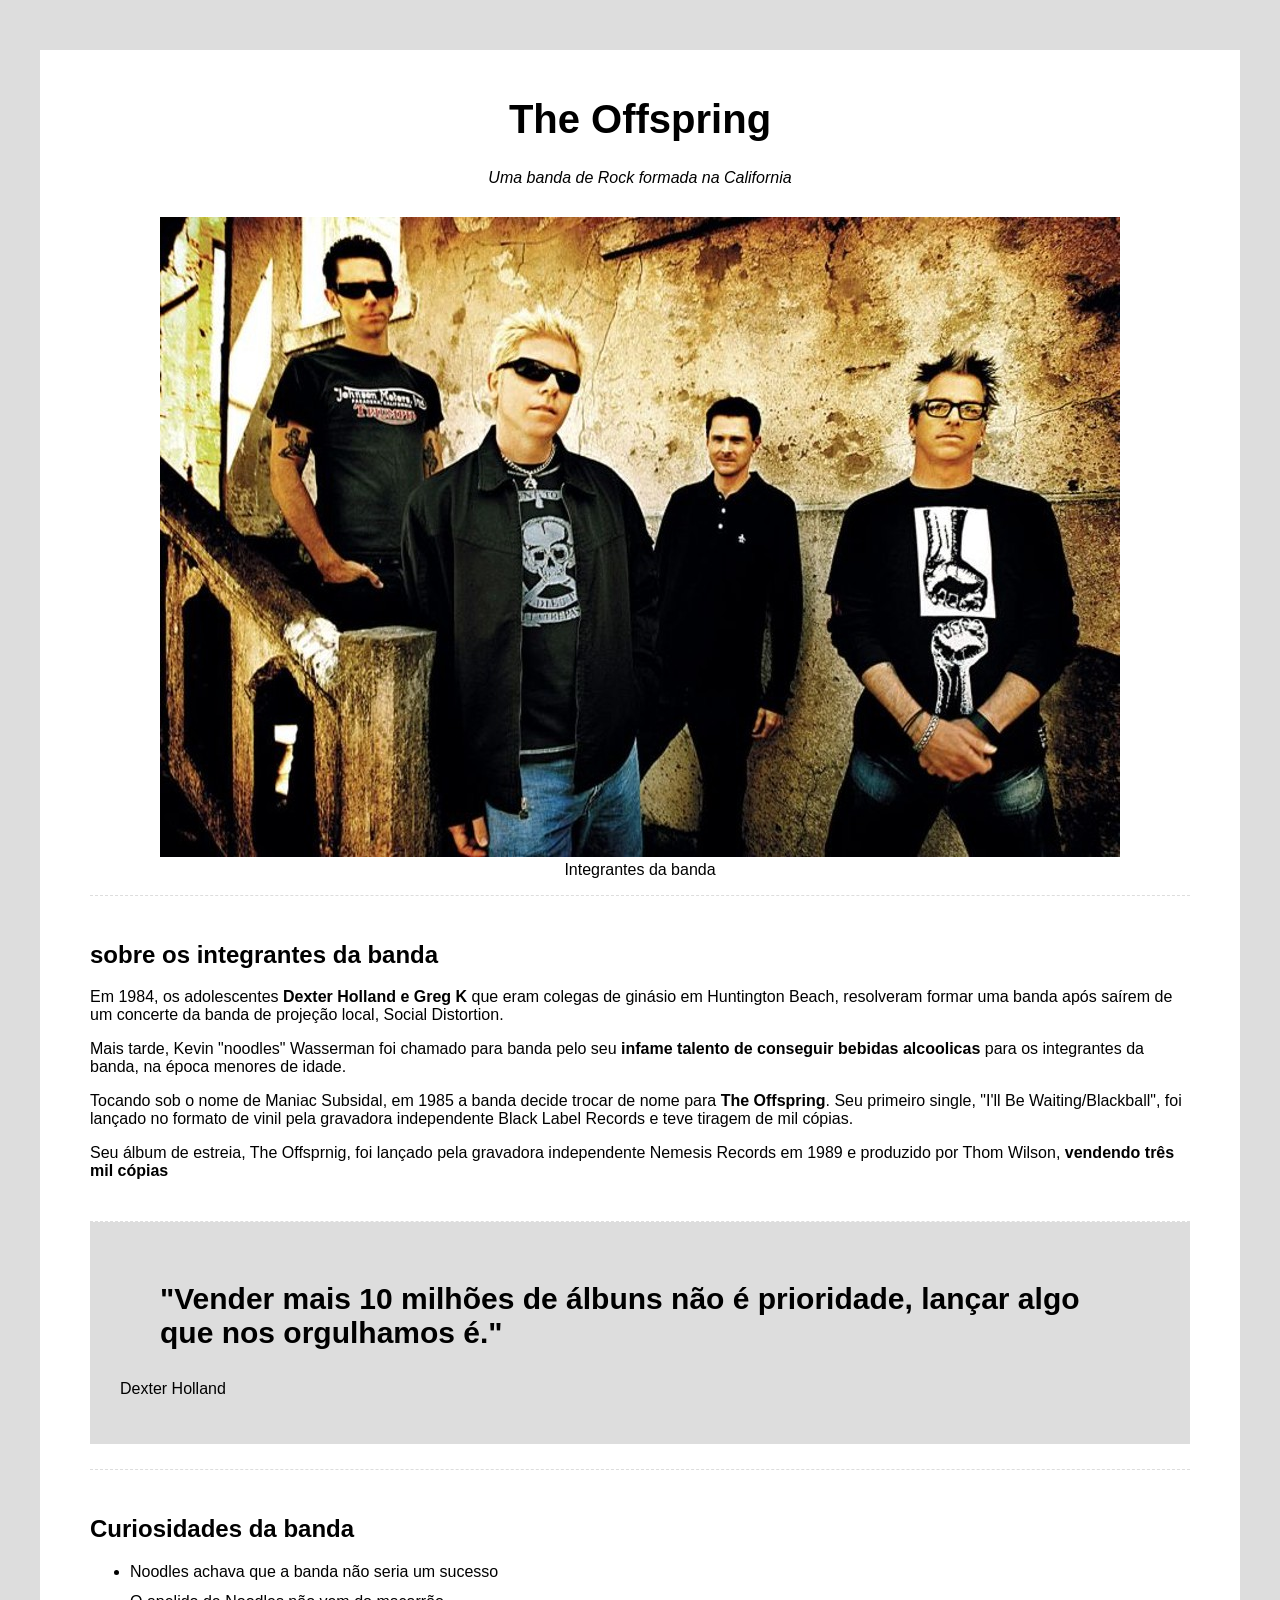
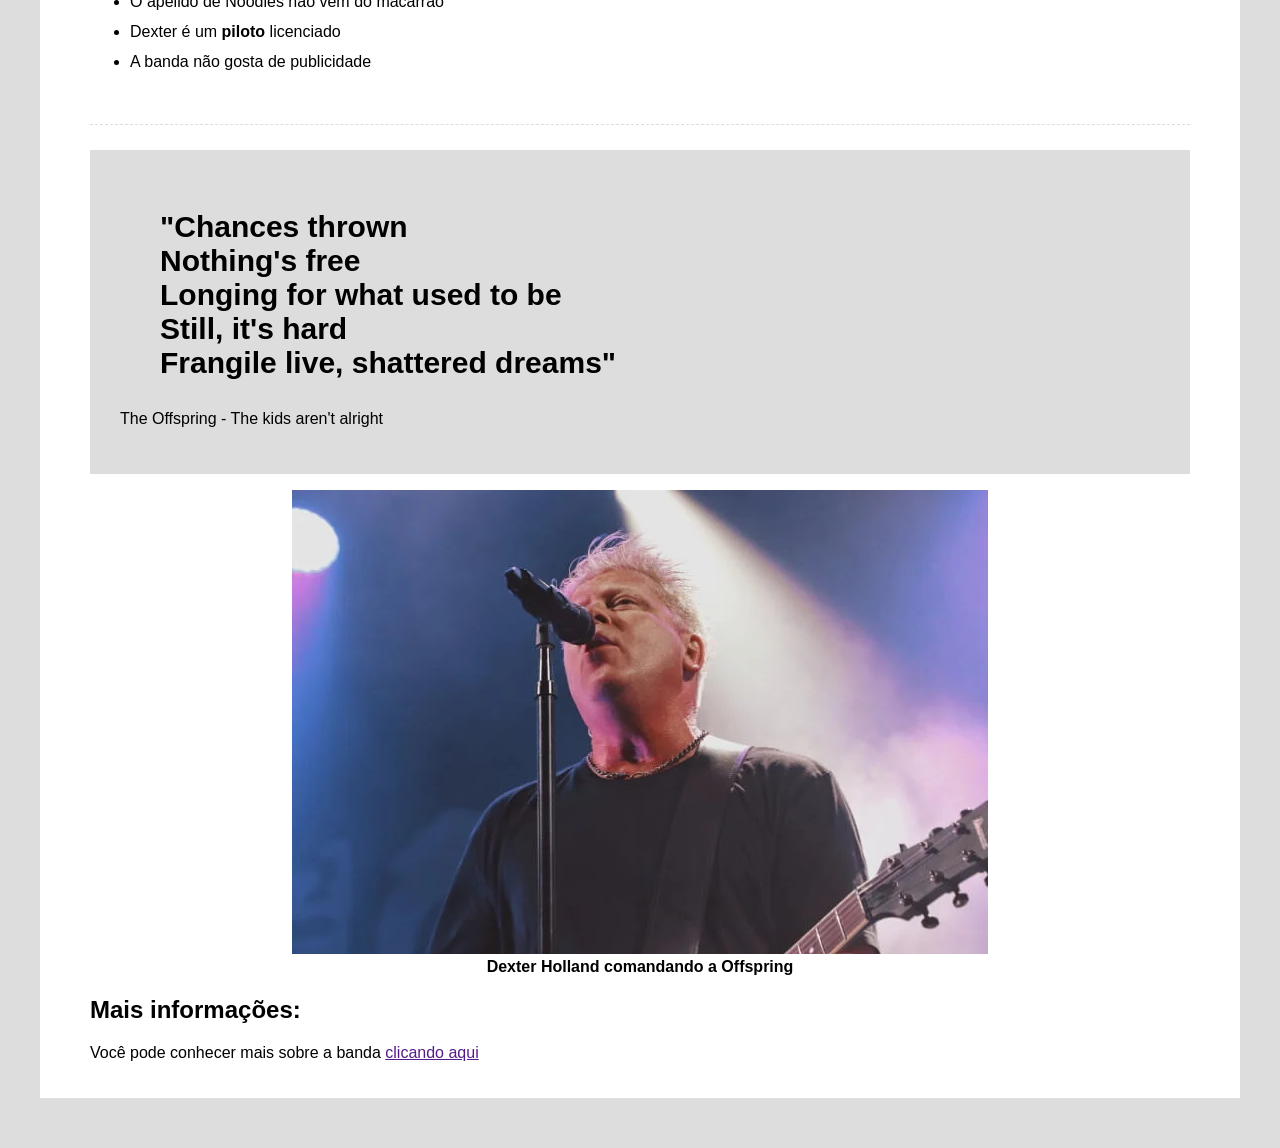
<file: 1º projeto, offspring/index.html>
<!DOCTYPE html>
<html lang="en">
<head>
    <meta charset="UTF-8">
    <meta name="viewport" content="width=device-width, initial-scale=1.0">
    <title>Pagina de tributo: The Offspring</title>
    <link rel="stylesheet" href="styles.css">
</head>
<body>
    <div class="container">
        <!-- cabeçalho -->
         <div class="header">
            <h1 class="main-title">The Offspring</h1>
            <p class="main-paragraph">Uma banda de Rock formada na California</p>
         </div>
         <!-- Imagem de destaque -->
        <div class="feature-image">
            <figure>
                <img src="img-offspring/offpring 1.jpg" alt="banda the offspring">
                <figcaption>Integrantes da banda</figcaption>
            </figure>
        </div>
    
    <!-- Biografia -->
    <div class="biography-container">
        <h2>sobre os integrantes da banda</h2>
        <p>
            Em 1984, os adolescentes
            <span class="bold">Dexter Holland e Greg K</span> que eram colegas
            de ginásio em Huntington Beach, resolveram formar uma banda após 
            saírem de um concerte da banda de projeção local, Social Distortion.
        </p>
        <p>Mais tarde, Kevin "noodles" Wasserman foi chamado para banda pelo seu 
            <span class="bold">infame talento de conseguir bebidas alcoolicas</span>
            para os integrantes da banda, na época menores de idade.
        </p>
        <p>
            Tocando sob o nome de Maniac Subsidal, em 1985 a banda decide trocar de
            nome para <span class="bold">The Offspring</span>. Seu primeiro single,
            "I'll Be Waiting/Blackball", foi lançado no formato de vinil pela gravadora
            independente Black Label Records e teve tiragem de mil cópias.
        </p>
        <p>
            Seu álbum de estreia, The Offsprnig, foi lançado pela gravadora independente
            Nemesis Records em 1989 e produzido por Thom Wilson, <span class="bold">vendendo três mil cópias</span>
        </p>
    </div>
    <!-- Container de citação -->
     <div class="quotes-container">
        <blockquote>
            "Vender mais 10 milhões de álbuns não é prioridade, lançar algo que
            nos orgulhamos é."
        </blockquote>
        <p>Dexter Holland</p>
    </div>
    <!-- Curiosidades -->
    <div class="curiosities-container">
        <h2>Curiosidades da banda</h2>
        <ul>
            <li>Noodles achava que a banda não seria um sucesso</li>
            <li>O apelido de Noodles não vem do macarrão</li>
            <li>Dexter é um <span class="bold">piloto</span> licenciado</li>
            <li>A banda não gosta de publicidade</li>
        </ul>
    </div>
    <!-- Segunda citação -->
     <div class="quotes-container">
        <blockquote>
            "Chances thrown <br />
            Nothing's free <br />
            Longing for what used to be <br />
            Still, it's hard <br />
            Frangile live, shattered dreams"
        </blockquote>
        <p>The Offspring - The kids aren't alright</p>
     </div>
     <!--Segunda imagem-->
     <div class="img-bold">
        <figure>
            <img src="img-offspring/offpring 3.webp" alt="The Offspring em um show">
            <figcaption>Dexter Holland comandando a Offspring</figcaption>
        </figure>
     </div>
     <!-- mais informações -->
      <div class="moreinfo-container">
        <h2>Mais informações:</h2>
        <p>Você pode conhecer mais sobre a banda <a href="">clicando aqui</a></p>
      </div>
    </div>
</body>
</html>
</file>
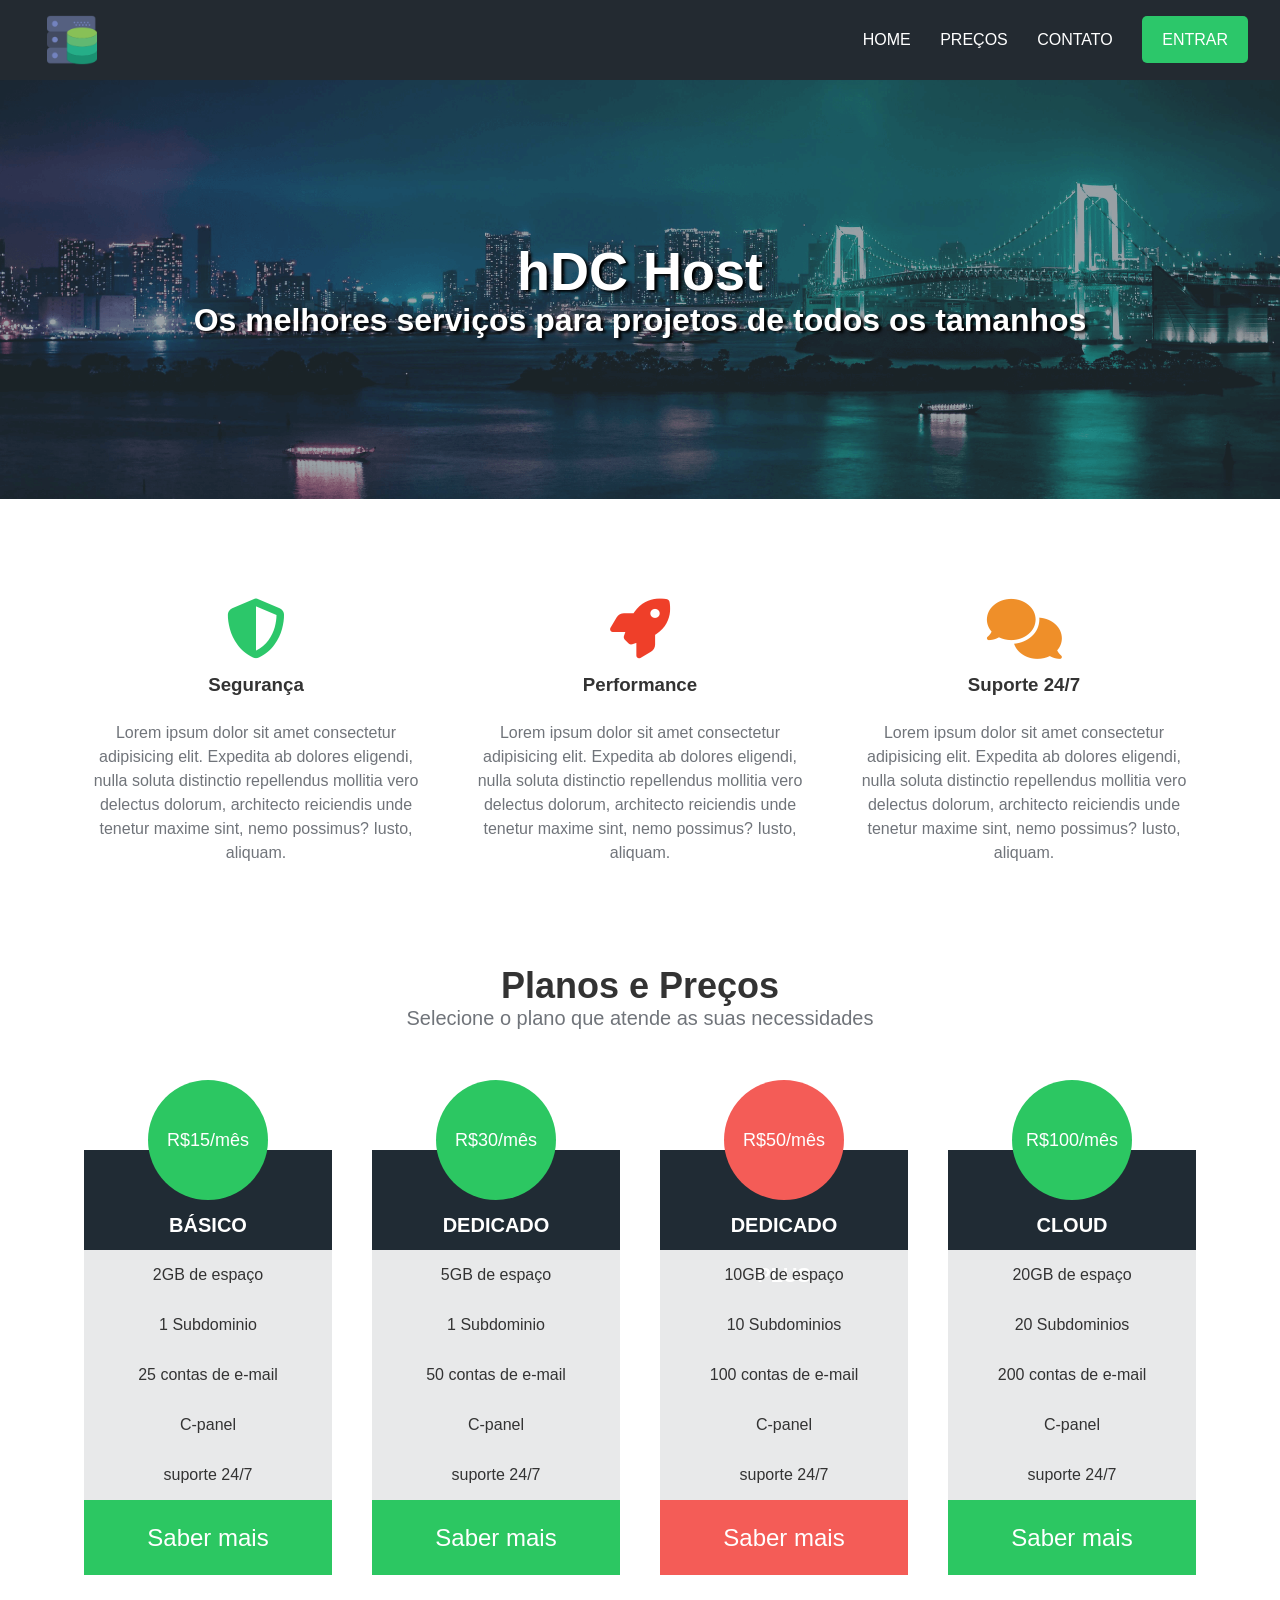
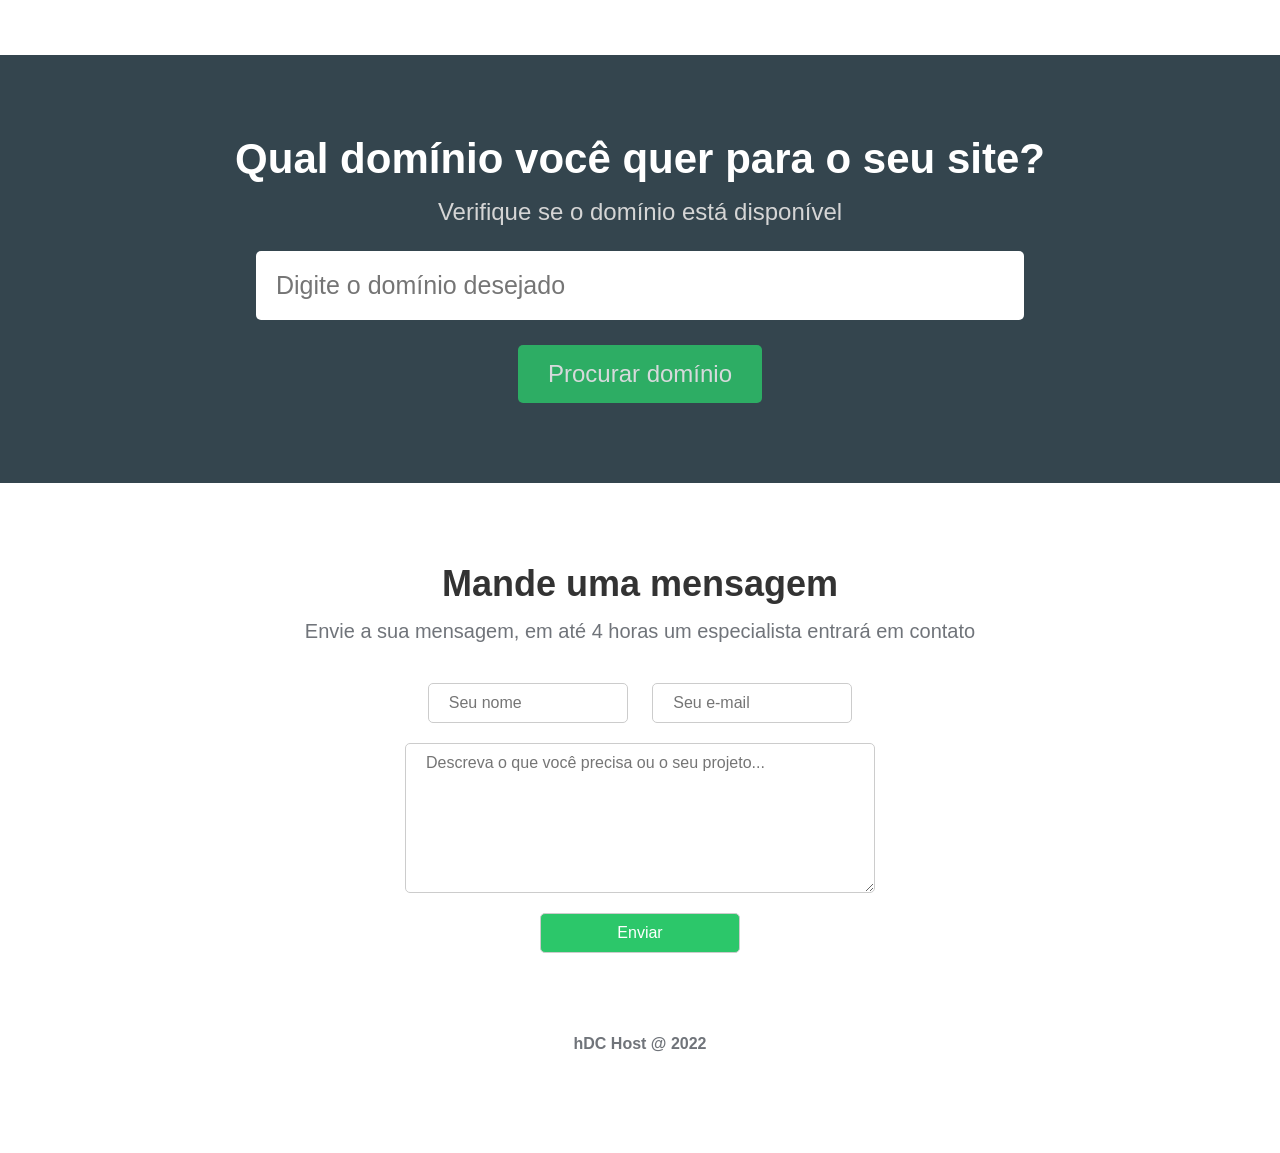
<file: 2º projeto HDChost/index.html>
<!DOCTYPE html>
<html lang="en">
<head>
    <meta charset="UTF-8">
    <meta name="viewport" content="width=device-width, initial-scale=1.0">
    <title>hDC Host</title>

    <!-- ícones -->
    <link rel="stylesheet" href="https://cdnjs.cloudflare.com/ajax/libs/font-awesome/6.7.2/css/all.min.css" integrity="sha512-Evv84Mr4kqVGRNSgIGL/F/aIDqQb7xQ2vcrdIwxfjThSH8CSR7PBEakCr51Ck+w+/U6swU2Im1vVX0SVk9ABhg==" crossorigin="anonymous" referrerpolicy="no-referrer" />

    <!-- Estilos -->
    <link rel="stylesheet" href="stylesHDChost.css">
</head>
<body>
    <div class="container">
        <div class="navbar-container">
            <nav>
                <a href="#">
                    <img src="img-hdc/hdchostlogo.png" alt="hDC Host" class="logo">
                </a>
                <ul class="navbar-itens">
                    <li>
                        <a href="#">Home</a>
                    </li>
                    <li>
                        <a href="#">Preços</a>
                    </li>
                    <li>
                        <a href="#">Contato</a>
                    </li>
                    <li>
                        <a href="#" class="default-btn">Entrar</a>
                    </li>   
                </ul>
            </nav>
        </div>
        <main>
            <div class="main-banner">
                <h1>hDC Host</h1>
                <p>Os melhores serviços para projetos de todos os tamanhos</p>
            </div>
            <section class="services-container">
                <ul>
                    <li>
                    <i class="fas fa-shield-alt"></i>
                    <h3>Segurança</h3>
                    <p>Lorem ipsum dolor sit amet consectetur adipisicing elit.
                        Expedita ab dolores eligendi, 
                        nulla soluta distinctio repellendus mollitia vero delectus dolorum, 
                        architecto reiciendis unde tenetur maxime sint, 
                        nemo possimus? Iusto, aliquam.</p>
                    </li>
                    <li>
                        <i class="fas fa-rocket"></i>
                        <h3>Performance</h3>
                        <p>Lorem ipsum dolor sit amet consectetur adipisicing elit.
                            Expedita ab dolores eligendi, 
                            nulla soluta distinctio repellendus mollitia vero delectus dolorum, 
                            architecto reiciendis unde tenetur maxime sint, 
                            nemo possimus? Iusto, aliquam.</p>
                    </li>
                    <li>
                        <i class="fas fa-comments"></i>
                        <h3>Suporte 24/7</h3>
                        <p>Lorem ipsum dolor sit amet consectetur adipisicing elit.
                            Expedita ab dolores eligendi, 
                            nulla soluta distinctio repellendus mollitia vero delectus dolorum, 
                            architecto reiciendis unde tenetur maxime sint, 
                            nemo possimus? Iusto, aliquam.</p>
                    </li>
                </ul>
            </section>
            <section class="princing-container">
                <h2>Planos e Preços</h2>
                <p>Selecione o plano que atende as suas necessidades</p>
                <div class="plans-container">
                    <div class="plan">
                        <ul>
                            <li class="price">R$15/mês</li>
                            <li class="plan-name">Básico</li>
                            <li>2GB de espaço</li>
                            <li>1 Subdominio</li>
                            <li>25 contas de e-mail</li>
                            <li>C-panel</li>
                            <li>suporte 24/7</li>
                            <li class="plan-btn">Saber mais</li>
                        </ul>
                    </div>
                    <div class="plan">
                        <ul>
                            <li class="price">R$30/mês</li>
                            <li class="plan-name">Dedicado</li>
                            <li>5GB de espaço</li>
                            <li>1 Subdominio</li>
                            <li>50 contas de e-mail</li>
                            <li>C-panel</li>
                            <li>suporte 24/7</li>
                            <li class="plan-btn">Saber mais</li>
                        </ul>
                    </div>
                    <div class="plan">
                        <ul>
                            <li class="price recommended">R$50/mês</li>
                            <li class="plan-name">Dedicado Plus</li>
                            <li>10GB de espaço</li>
                            <li>10 Subdominios</li>
                            <li>100 contas de e-mail</li>
                            <li>C-panel</li>
                            <li>suporte 24/7</li>
                            <li class="plan-btn recommended">Saber mais</li>
                        </ul>
                    </div>
                    <div class="plan">
                        <ul>
                            <li class="price">R$100/mês</li>
                            <li class="plan-name">Cloud</li>
                            <li>20GB de espaço</li>
                            <li>20 Subdominios</li>
                            <li>200 contas de e-mail</li>
                            <li>C-panel</li>
                            <li>suporte 24/7</li>
                            <li class="plan-btn">Saber mais</li>
                        </ul>
                    </div>
                </div>
            </section>
            <section class="searchdomain-container">
                <h2>Qual domínio você quer para o seu site?</h2>
                <p>Verifique se o domínio está disponível</p>
                <form>
                    <input 
                    type="text" 
                    name="domain" 
                    id="domain" 
                    placeholder="Digite o domínio desejado">
                    <input type="submit" value="Procurar domínio">
                </form>
            </section>
            <section class="contact-container">
                <h2>Mande uma mensagem</h2>
                <p>Envie a sua mensagem, em até 4 horas um especialista entrará em contato</p>
                <form>
                    <input type="text" name="name" id="name" placeholder="Seu nome">
                    <input type="email" name="email" id="email" placeholder="Seu e-mail">
                    <textarea name="message" id="message" placeholder="Descreva o que você precisa ou o seu projeto..."></textarea>
                    <input type="submit" value="Enviar">
                </form>
            </section>
        </main>
        <footer>
            <p>hDC Host @ 2022</p>
        </footer>
    </div>
    
</body>
</html>
</file>
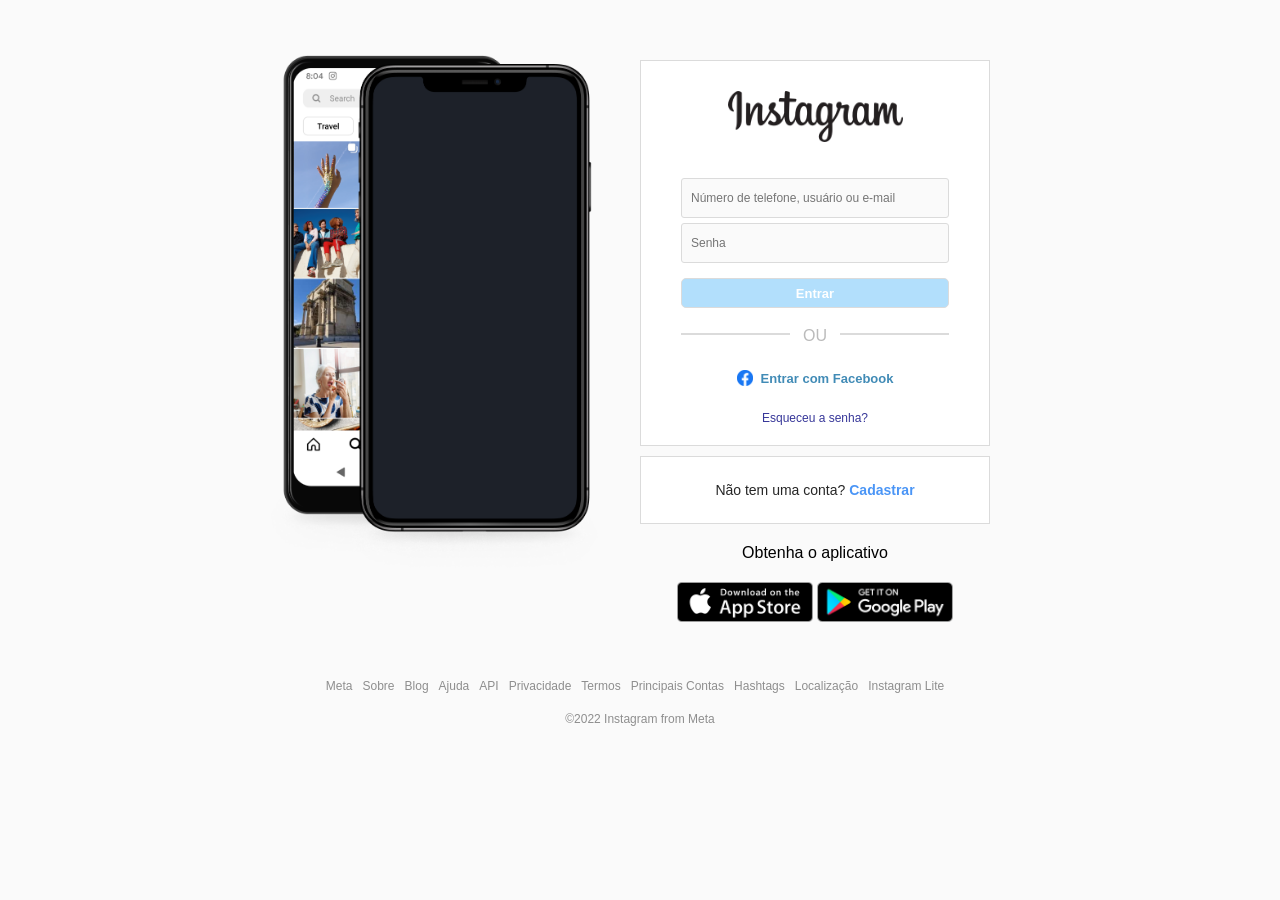
<file: 3º projeto login instagram/index.html>
<!DOCTYPE html>
<html lang="en">
<head>
    <meta charset="UTF-8">
    <meta name="viewport" content="width=device-width, initial-scale=1.0">
    <title>Instagram</title>
    <link rel="stylesheet" href="styles.css">
    <link rel="shortcut icon" href="imginsta/logo instagram.png" type="image/x-con">

</head>
<body>
    <main>
        <div id="main-container">
            <!-- banner container -->
            <div id="banner-container">
                <img src="imginsta/home-phones-2x.png" alt="Crie uma conta no instagram">
            </div>
            <!-- login e registro -->
             <div id="form-container">
                <div id="form-box">
                    <img id="logo-insta" src="imginsta/instagram-logo.png" alt="instagram">
                    <form id="login-form">
                        <input 
                        type="text"
                        name="username"
                        placeholder="Número de telefone, usuário ou e-mail">
                        <input type="password" name="password" placeholder="Senha">
                        <input type="submit" value="Entrar"> 
                    </form>
                    <div class="separator">
                        <div class="line"></div>
                        <span>ou</span>
                    </div>
                    <div id="other-links">
                        <div id="facebook-login">
                            <a href="#">
                                <img src="imginsta/logo-facebook.png" alt="Faceebok login">
                                <span>Entrar com Facebook</span>
                            </a>
                        </div>
                        <div id="forgot-pass">
                            <a href="#">Esqueceu a senha?</a>
                        </div>
                    </div>
                </div>
                <div id="register-container">
                    <p>Não tem uma conta? <a href="#">Cadastrar</a></p>
                </div>
                <div id="get-app-container">
                    <p>Obtenha o aplicativo</p>
                    <a href="#">
                        <img src="imginsta/apple-button.png" alt="apple store">
                    </a>
                    <a href="#">
                        <img src="imginsta/googleplay-button.png" alt="googleplay store">
                    </a>
                </div>
             </div>
        </div>
    </main>
    <footer>
        <nav>
            <ul id="footer-links">
                <li><a href="#">Meta</a></li>
                <li><a href="#">Sobre</a></li>
                <li><a href="#">Blog</a></li>
                <li><a href="#">Ajuda</a></li>
                <li><a href="#">API</a></li>
                <li><a href="#">Privacidade</a></li>
                <li><a href="#">Termos</a></li>
                <li><a href="#">Principais Contas</a></li>
                <li><a href="#">Hashtags</a></li>
                <li><a href="#">Localização</a></li>
                <li><a href="#">Instagram Lite</a></li>
            </ul>
        </nav>
        <p id="copyright">&copy;2022 Instagram from Meta</p>
    </footer>
</body>
</html>
</file>
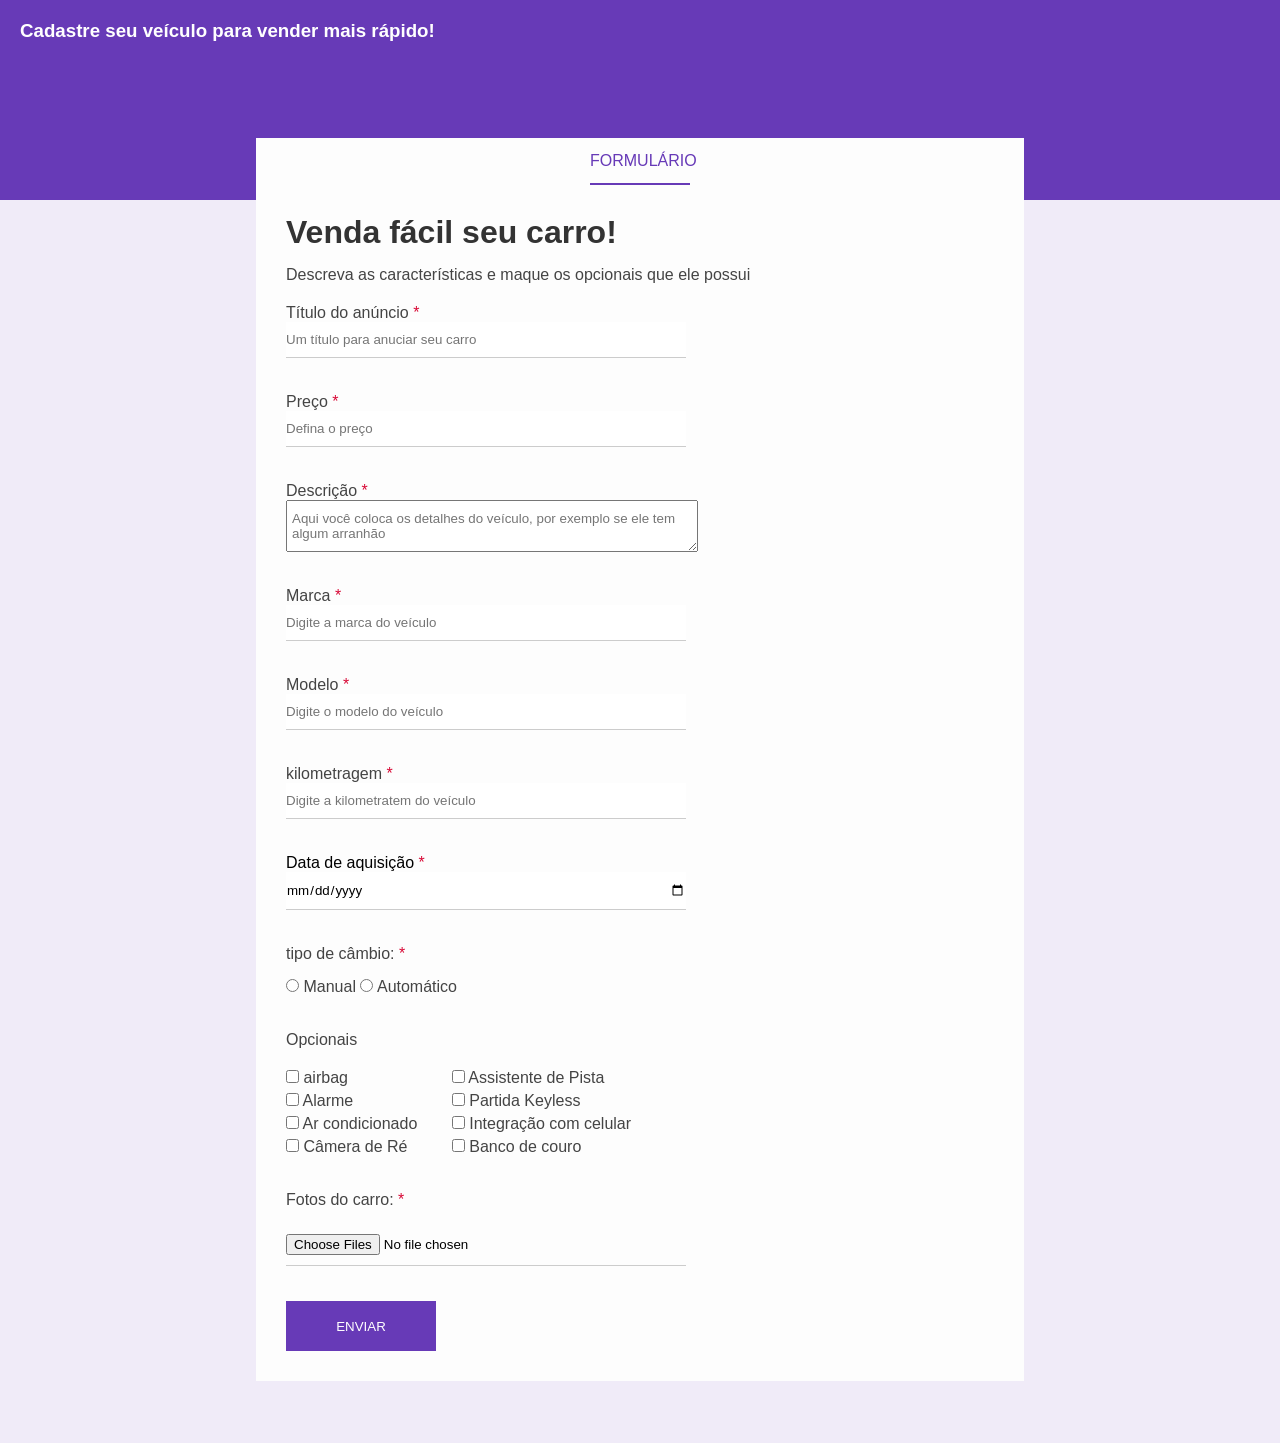
<file: 4º projeto, formulario venda carro/index.html>
<!DOCTYPE html>
<html lang="en">
<head>
    <meta charset="UTF-8">
    <meta name="viewport" content="width=device-width, initial-scale=1.0">
    <title>Venda seu carro</title>
    <link rel="stylesheet" href="styles.css">
</head>
<body>
    <div class="container">
        <div class="header">
            <h3>Cadastre seu veículo para vender mais rápido!</h3>
        </div>
        <div class="form-container">
            <div class="form-header">
            <p>Formulário</p>
        </div>
        <form>
            <div class="form-body">
                <h1 class="form-title">Venda fácil seu carro!</h1>
                <p>Descreva as características e maque os opcionais que ele possui</p>
                <div class="box-input">
                    <label for="title">Título do anúncio <span class="required-field">*</span></label>
                    <input 
                    type="text" 
                    name="title" 
                    id="title" 
                    class="block"
                    placeholder="Um título para anuciar seu carro"
                    minlength="1"
                    maxlength="30"
                    required>
                </div> 
                <div class="box-input">
                    <label for="price">Preço <span class="required-field">*</span></label>
                    <input 
                    type="number" 
                    name="price" 
                    id="price" 
                    class="block"
                    placeholder="Defina o preço"
                    required>
                </div>
                <div class="box-input">
                    <label for="description">Descrição <span class="required-field">*</span></label>
                    <textarea name="description" id="description" class="block" placeholder="Aqui você coloca os detalhes do veículo, por exemplo se ele tem algum arranhão"></textarea>
                </div>
                <div class="box-input">
                    <label for="brand">Marca</label> <span class="required-field">*</span></label>
                    <input 
                    type="text" 
                    name="brand" 
                    id="brand" 
                    class="block"
                    placeholder="Digite a marca do veículo"
                    required>
                </div>
                <div class="box-input">
                    <label for="model">Modelo</label> <span class="required-field">*</span></label>
                    <input 
                    type="text" 
                    name="model" 
                    id="model" 
                    class="block"
                    placeholder="Digite o modelo do veículo"
                    required>
                </div>
                <div class="box-input">
                    <label for="mileage">kilometragem</label> <span class="required-field">*</span></label>
                    <input 
                    type="number" 
                    name="mileage" 
                    id="mileage" 
                    class="block"
                    placeholder="Digite a kilometratem do veículo"
                    required>
                </div>
                <div class="box-input">
                    <label for="purchase_date"></label>Data de aquisição</label> <span class="required-field">*</span></label>
                    <input 
                    type="date" 
                    name="purchase_date" 
                    id="purchase_date" 
                    class="block"
                    required>
                </div>
                <div class="box-input">
                    <p>tipo de câmbio: <span class="required-field">*</span></p>
                     <input type="radio" name="manual" id="gear">
                     <label for="manual">Manual</label>
                     <input type="radio" name="automatic" id="gear">
                     <label for="automatic">Automático</label>
                </div>
                <div class="optional-box">
                    <p>Opcionais</p>
                    <ul class="optional-list">
                        <li>
                            <input type="checkbox" id="airbag" name="optional[]" value="airbag">
                            <label for="airbag">airbag</label>
                        </li>
                        <li>
                            <input type="checkbox" id="alarm" name="optional[]" value="alarm">
                            <label for="alarm">Alarme</label>
                        </li>
                        <li>
                            <input type="checkbox" id="ac" name="optional[]" value="ac">
                            <label for="ac">Ar condicionado</label>
                        </li>
                        <li>
                            <input type="checkbox" id="reverse_camera" name="optional[]" value="reverse_camera">
                            <label for="reverse_camera">Câmera de Ré</label>
                        </li>
                    </ul>
                </div>
                <div class="optional-box">
                    <ul class="optional-list">
                        <li>
                            <input type="checkbox" id="lane_assist" name="optional[]" value="lane_assist">
                            <label for="lane_assist">Assistente de Pista</label>
                        </li>
                        <li>
                            <input type="checkbox" id="keyless" name="optional[]" value="keyless">
                            <label for="keyless">Partida Keyless</label>
                        </li>
                        <li>
                            <input type="checkbox" id="smartphone" name="optional[]" value="smartphone">
                            <label for="smartphone">Integração com celular</label>
                        </li>
                        <li>
                            <input type="checkbox" id="leather_seat" name="optional[]" value="reverse_camera">
                            <label for="reverse_camera">Banco de couro</label>
                        </li>
                    </ul>
                </div>
                <div class="box-input">
                    <p>Fotos do carro: <span class="required-field">*</span></p>
                    <input type="file" multiple accept="image/png, image/jpg" id="image" name="image" required>
                </div>
                <input type="submit" value="Enviar" class="btn-submit">
            </div>    
        </form>
        </div>
    </div>
</body>
</html>
</file>
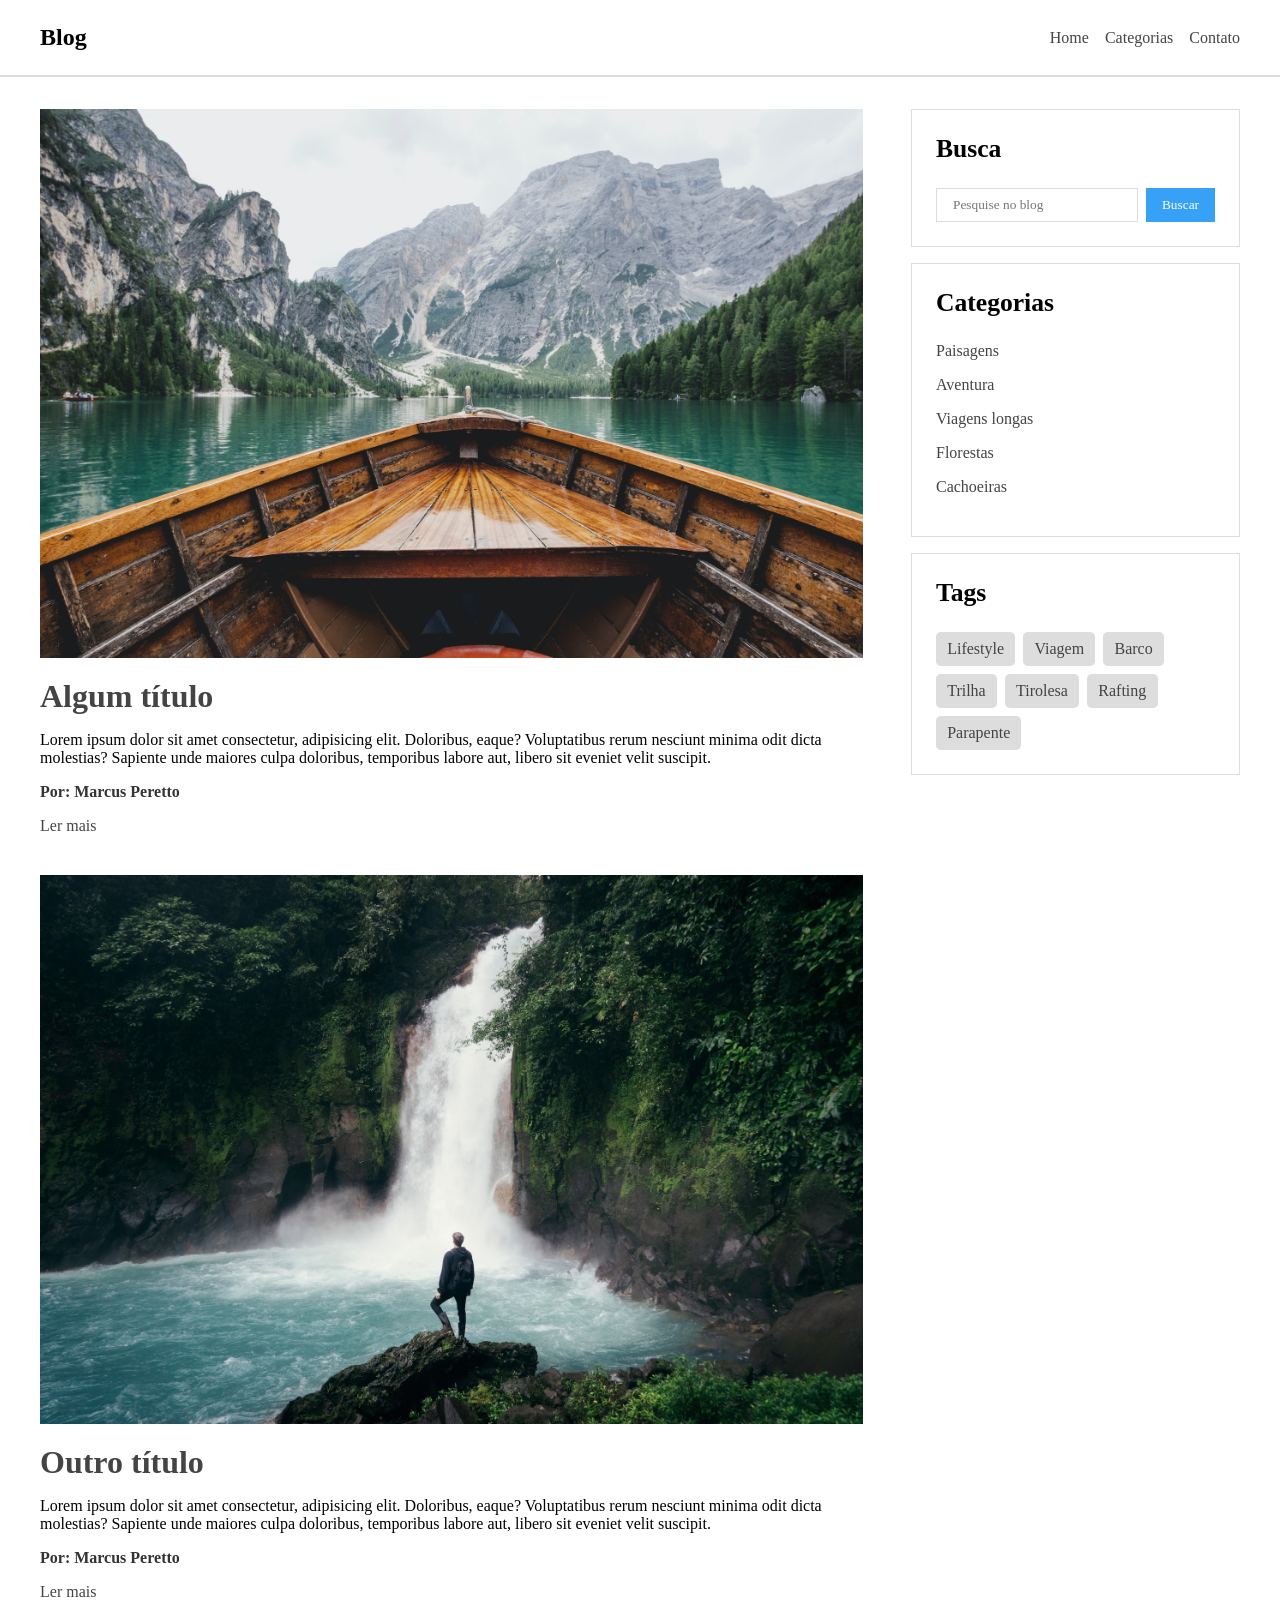
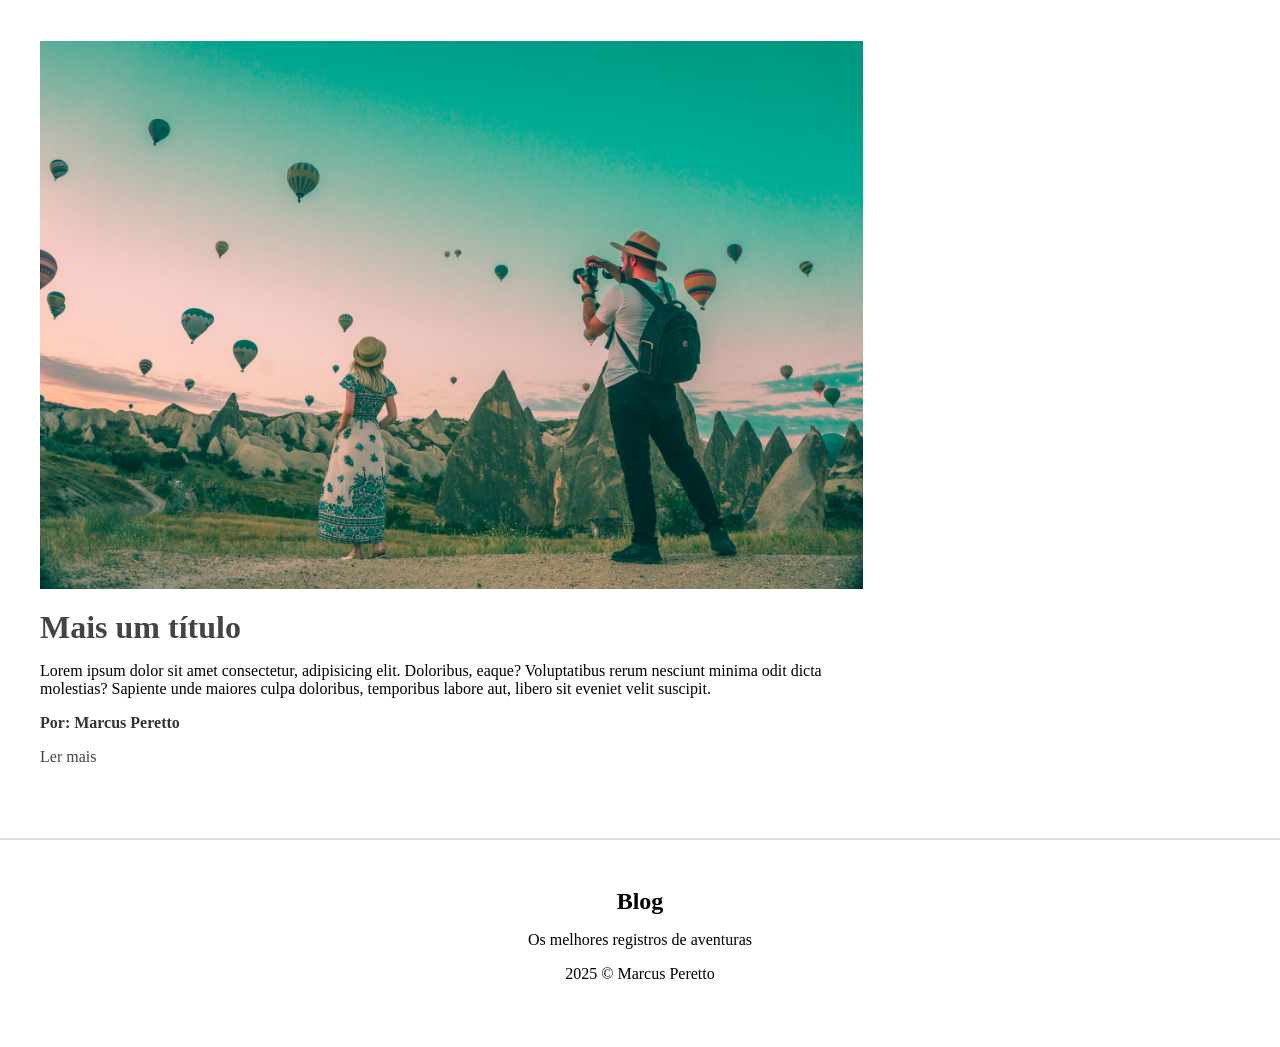
<file: 5º projeto, blog semantico/index.html>
<!DOCTYPE html>
<html lang="en">
<head>
    <meta charset="UTF-8">
    <meta name="viewport" content="width=device-width, initial-scale=1.0">
    <title>Blog Semântico</title>
    <link rel="stylesheet" href="styles.css">
</head>
<body>
    <header>
        <nav id="navbar">
            <div id="navbar-inner">
                <h2>Blog</h2>
                <ul id="nav-links">
                    <li><a href="#">Home</a></li>
                    <li><a href="#">Categorias</a></li>
                    <li><a href="#">Contato</a></li>
                </ul>
            </div>
        </nav>
    </header>
    <div class="container">
        <main id="posts-container">
            <article class="post">
                <img src="img/f1.jpg" alt="passeio de barco">
                <h3 class="title"><a href="#">Algum título</a></h3>
                <p class="description">
                    Lorem ipsum dolor sit amet consectetur, 
                    adipisicing elit. Doloribus, eaque? Voluptatibus rerum nesciunt minima odit dicta molestias? 
                    Sapiente unde maiores culpa doloribus, temporibus labore aut, 
                    libero sit eveniet velit suscipit.
                </p>
                <p class="author">Por: Marcus Peretto</p>
                <a href="#">Ler mais</a>
            </article>
            <article class="post">
                <img src="img/f2.jpg" alt="Cachoeira">
                <h3 class="title"><a href="#">Outro título</a></h3>
                <p class="description">
                    Lorem ipsum dolor sit amet consectetur, 
                    adipisicing elit. Doloribus, eaque? Voluptatibus rerum nesciunt minima odit dicta molestias? 
                    Sapiente unde maiores culpa doloribus, temporibus labore aut, 
                    libero sit eveniet velit suscipit.
                </p>
                <p class="author">Por: Marcus Peretto</p>
                <a href="#">Ler mais</a>
            </article>
            <article class="post">
                <img src="img/f3.jpg" alt="Balões">
                <h3 class="title"><a href="#">Mais um título</a></h3>
                <p class="description">
                    Lorem ipsum dolor sit amet consectetur, 
                    adipisicing elit. Doloribus, eaque? Voluptatibus rerum nesciunt minima odit dicta molestias? 
                    Sapiente unde maiores culpa doloribus, temporibus labore aut, 
                    libero sit eveniet velit suscipit.
                </p>
                <p class="author">Por: Marcus Peretto</p>
                <a href="#">Ler mais</a>
            </article>
        </main>
        <aside id="sidebar">
            <section id="search-bar">
                <h4>Busca</h4>
                <form>
                    <input type="text" placeholder="Pesquise no blog">
                    <input type="submit" value="Buscar">
                </form>
            </section>
            <section id="categories">
                <h4>Categorias</h4>
                <nav>
                    <ul>
                        <li><a href="#">Paisagens</a></li>
                        <li><a href="#">Aventura</a></li>
                        <li><a href="#">Viagens longas</a></li>
                        <li><a href="#">Florestas</a></li>
                        <li><a href="#">Cachoeiras</a></li>
                    </ul>
                </nav>
            </section>
            <section id="tags">
                <h4>Tags</h4>
                <div id="tags-container">
                    <a href="#">Lifestyle</a>
                    <a href="#">Viagem</a>
                    <a href="#">Barco</a>
                    <a href="#">Trilha</a>
                    <a href="#">Tirolesa</a>
                    <a href="#">Rafting</a>
                    <a href="#">Parapente</a>
                </div>
            </section>
        </aside>
    </div>
    <footer id="footer">
        <h2>Blog</h2>
        <p>Os melhores registros de aventuras</p>
        <p>2025  &copy; Marcus Peretto</p>
    </footer>
</body>
</html>
</file>
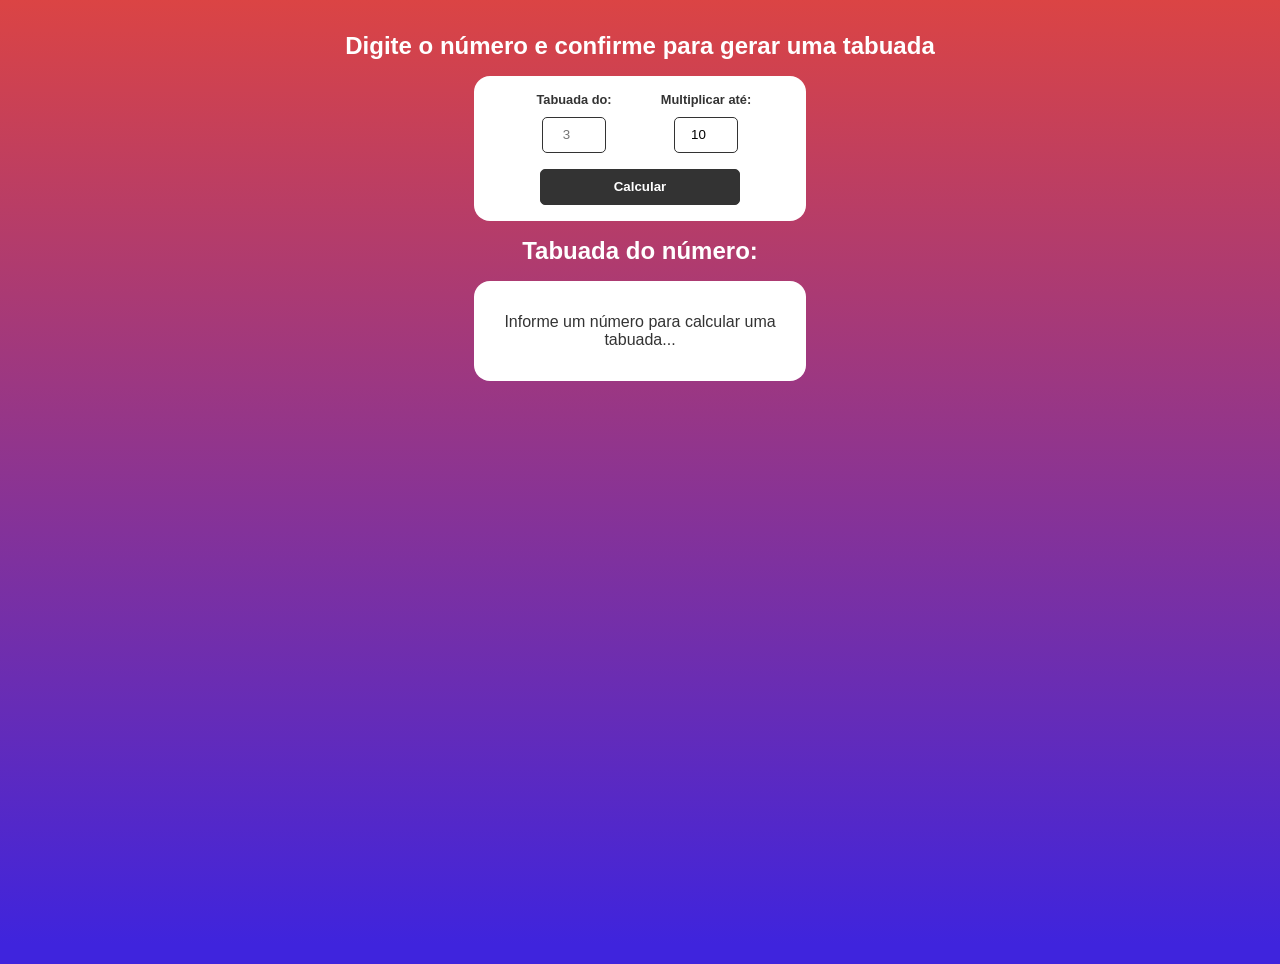
<file: 6º tabuada/index.html>
<!DOCTYPE html>
<html lang="en">
<head>
    <meta charset="UTF-8">
    <meta name="viewport" content="width=device-width, initial-scale=1.0">
    <title>Tabuada JS</title>
    <link rel="stylesheet" href="css/styles.css">
    <script src="js/scripts.js" defer></script>
</head>
<body>
   <h2>Digite o número e confirme para gerar uma tabuada</h2> 
   <form id="multiplication-form">
    <div class="form-control">
        <label for="number"> Tabuada do:</label>
        <input type="number" name="number" id="number" placeholder="3">
    </div>
    <div class="form-control">
        <label for="multiplicator"> Multiplicar até:</label>
        <input type="number" 
        name="multiplicator" 
        id="multiplicator" 
        value="10"/>
    </div>
    <input type="submit" value="Calcular">
   </form>
    <div id="multiplication-table">
        <h2 id="multiplication-title">Tabuada do número: <span></span></h2>
            <div id="multiplication-operations">
                <p>Informe um número para calcular uma tabuada...</p>
            </div>    
    </div>
</body>
</html>
</file>
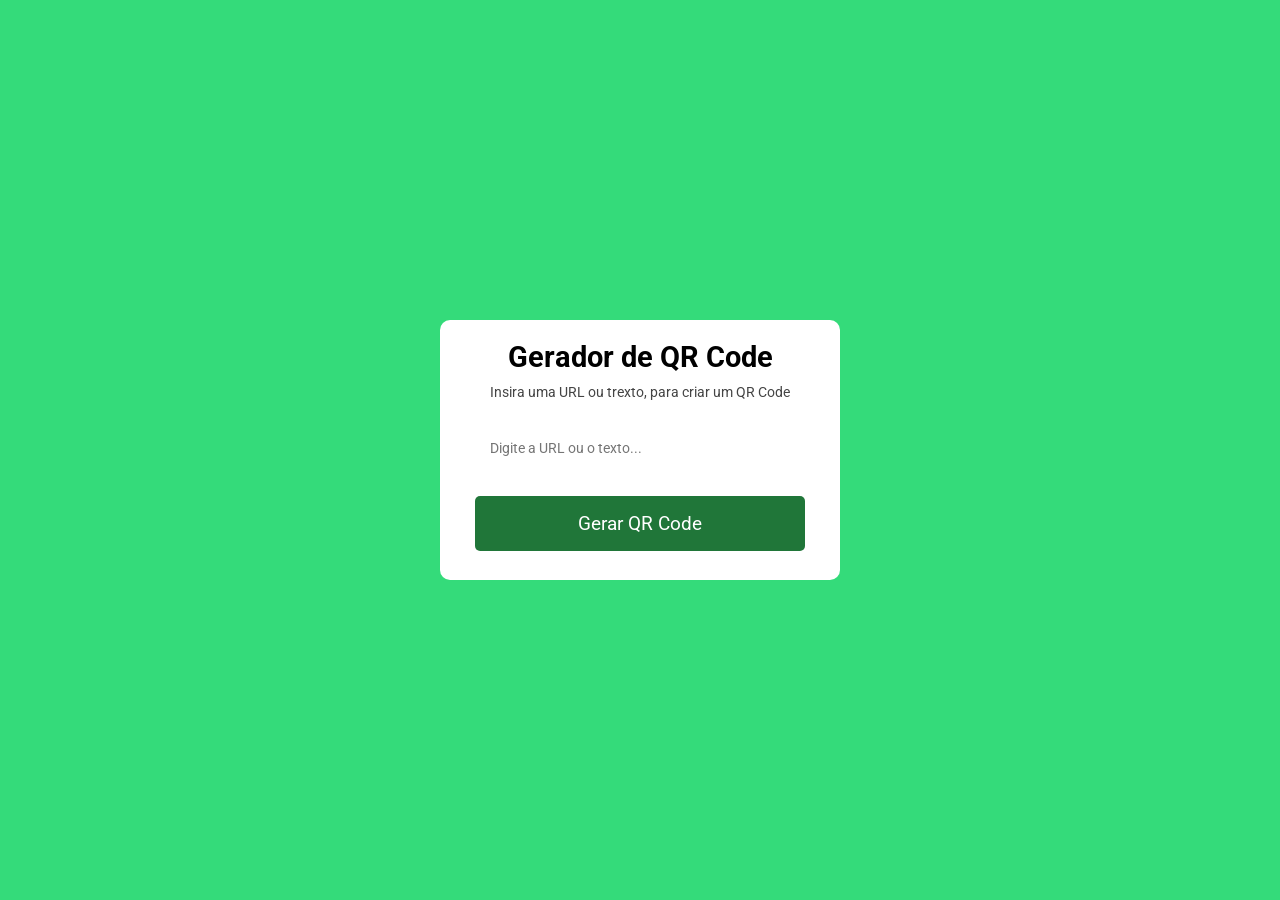
<file: 7º gerador de QRCode/index.html>
<!DOCTYPE html>
<html lang="en">
<head>
    <meta charset="UTF-8">
    <meta name="viewport" content="width=device-width, initial-scale=1.0">
    <title>Gerador QRCode</title>
    <link rel="stylesheet" href="css/styles.css">
    <script src="js/scripts.js" defer></script>
    <!-- Font roboto-->
    <link rel="preconnect" href="https://fonts.googleapis.com">
    <link rel="preconnect" href="https://fonts.gstatic.com" crossorigin>
    <link href="https://fonts.googleapis.com/css2?family=Roboto:ital,wght@0,100..900;1,100..900&display=swap" rel="stylesheet">
</head>
<body>
    <div class="container">
        <header id="qr-header">
            <h1>Gerador de QR Code</h1>
            <p>Insira uma URL ou trexto, para criar um QR Code</p>
        </header>
        <div id="qr-form">
            <input type="text" placeholder="Digite a URL ou o texto...">
            <button>Gerar QR Code</button>
            <div id="qr-code">
                <img src="img/qrcode.png" alt="QR Code">
            </div>
        </div>
    </div>
</body>
</html>
</file>
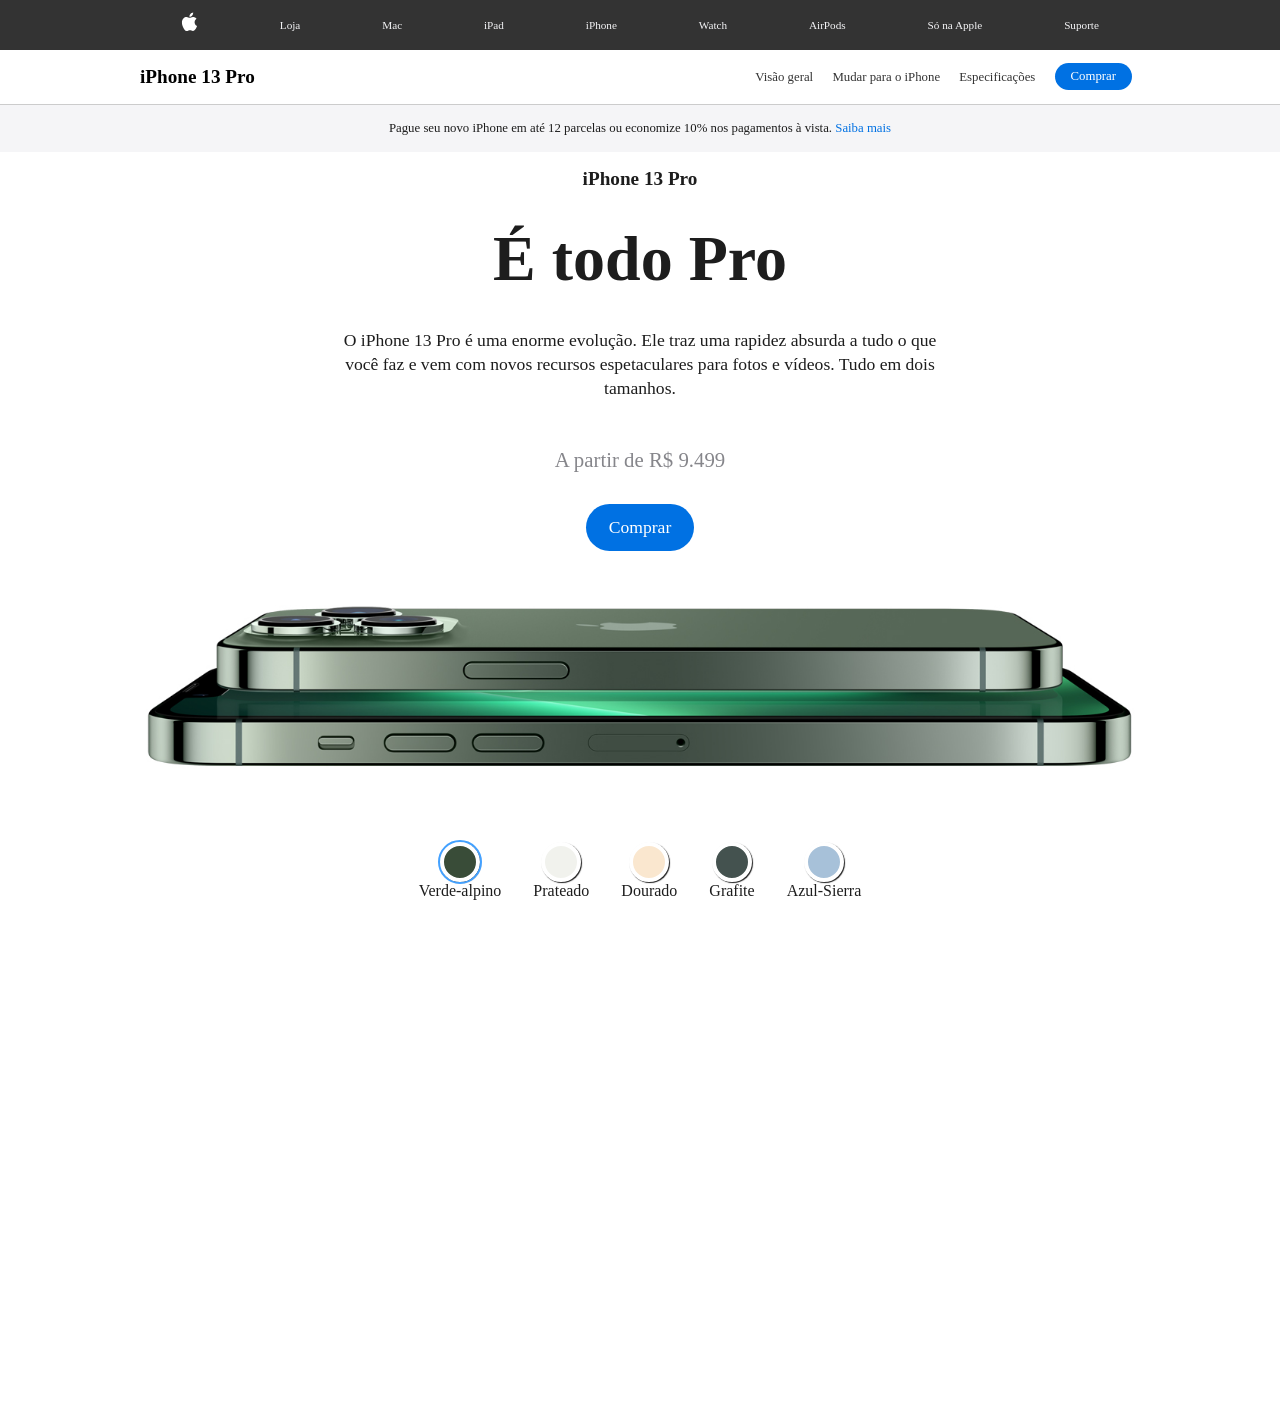
<file: 8º venda iPhone/index.html>
<!DOCTYPE html>
<html lang="en">
<head>
    <meta charset="UTF-8">
    <meta name="viewport" content="width=device-width, initial-scale=1.0">
    <title>iPhone 13 Pro</title>
    <link rel="stylesheet" href="css/styles.css">
    <script src="js/scripts.js" defer></script>
</head>
<body>
    <header>
        <nav> 
            <ul id="navbar">
                <li id="logo">
                    <a href="#">
                        <img src="img/logo_apple.svg" alt="Apple store">
                    </a>
                </li>
                <li>
                    <a href="#">Loja</a>
                </li>
                <li>
                    <a href="#">Mac</a>
                </li>
                <li>
                    <a href="#">iPad</a>
                </li>
                <li>
                    <a href="#">iPhone</a>
                </li>
                <li>
                    <a href="#">Watch</a>
                </li>
                <li>
                    <a href="#">AirPods</a>
                </li>
                <li>
                    <a href="#">Só na Apple</a>
                </li>
                <li>
                    <a href="#">Suporte</a>
                </li>
            </ul>
        </nav>
        <div id="bottom-header">
            <div id="bottom-header-inner">
                <h3>iPhone 13 Pro</h3>
                <div id="bottom-header-links">
                    <a href="#">Visão geral</a>
                    <a href="#">Mudar para o iPhone</a>
                    <a href="#">Especificações</a>
                    <a href="#" class="btn">Comprar</a>
                </div>
            </div>
        </div>
    </header>
    <div id="ribbon">
        <p>Pague seu novo iPhone em até 12 parcelas ou economize 10% nos pagamentos à vista.
             <a href="#">Saiba mais</a>
            </p>
    </div>
    <main id="main-content">
        <h1 id="title">iPhone 13 Pro</h1>
    <p id="subtitle">É todo Pro</p>
    <p id="discription">O iPhone 13 Pro é uma enorme evolução.
        Ele traz uma rapidez absurda a tudo o que você faz e vem com novos
        recursos espetaculares para fotos e vídeos.
        Tudo em dois tamanhos.
    </p>
    <p id="price">A partir de R$ 9.499</p>
    <a href="#" class="btn">Comprar</a>
    <img src="img/iphone_green.jpg" alt="iPhone 13 Pro" id="product-image">
    <div id="image-picker">
        <ul>
            <li id="green">
                <span class="color selected"></span>
                <span class="description">Verde-alpino</span>
            </li>
            <li id="silver">
                <span class="color"></span>
                <span class="description">Prateado</span>
            </li>
            <li id="golden">
                <span class="color"></span>
                <span class="description">Dourado</span>
            </li>
            <li id="grafite">
                <span class="color"></span>
                <span class="description">Grafite</span>
            </li>
            <li id="blue">
                <span class="color"></span>
                <span class="description">Azul-Sierra</span>
            </li>
        </ul>
    </div>
    </main>
</body>
</html>
</file>
<file: 1º projeto, offspring/styles.css>
html {
    font-family: Helvetica;
    background-color: #ddd;
}

.container {
    max-width: 1100px;
    background-color: #fff;
    position: relative;
    margin: 50px auto;
    padding: 20px 50px;
}

.bold {
    font-weight: bold;
}

/* header */
.header {
    text-align: center;
}

.main-title {
    font-size: 40px;
}

.main-paragraph {
    font-style: italic;
}

/* imagem */
.feature-image {
    text-align: center;
    margin-top: 30px;
}

/* Biografia */
.biography-container {
    padding: 25px 0;
    margin 25px 0;
    border-top: 1px dashed #ddd;
    border-bottom: 1px dashed #ddd;
}

/* quotes */
.quotes-container {
    background-color: #ddd;
    padding: 30px;
}

.quotes-container blockquote {
    font-weight: bold;
    font-size: 30px;
}

/* curiosidades */
.curiosities-container {
    padding: 25px 0;
    margin: 25px 0;
    border-top: 1px dashed #ddd;
    border-bottom: 1px dashed #ddd;
}

.curiosities-container li {
    height: 30px;
}

/* imagem bold */
.img-bold {
    font-weight: bold;
    text-align: center;
}
</file>
<file: 2º projeto HDChost/stylesHDChost.css>
/* Geral */
* {
    margin: 0;
    padding: 0;
    font-family: helvetica;
    box-sizing: border-box;
}

h1, h2, h3 {
    color: #333;
}

p {
    color: #70747a;
}

/* Navbar */
.navbar-container {
    width: 100%;
    height: 80px;
    background-color: #232a31;
    padding: 0 2rem;
}

nav {
    position: relative;
}

.logo {
    width: 50px;
    margin: 15px;
}

.navbar-itens {
    position: absolute;
    right: 0;
    height: 80px;
    line-height: 80px;
    margin: 0;
    display: inline-block;
}

.navbar-itens li{
    display: inline-block;
    text-transform: uppercase;
    margin-left: 25px;
}

.navbar-itens a {
    color: #fff;
    text-decoration: none;
    transition: 0.5s;
}

.navbar-itens a:hover {
    color: #ccc;
}

.default-btn {
    padding: 15px 20px;
    background-color: #2cc76a;
    border-radius: 5px;
}

.navbar-itens .default-btn:hover {
    background-color: #22bb5f;
    color: #fff;
}

/* main banner */
.main-banner {
    background-image: url("img-hdc/mainbanner.png");
    padding: 10rem 0;
    background-size: cover;
    background-position: center;
}

.main-banner h1,
.main-banner p {
    color: #fff;
    text-align: center;
    font-weight: bold;
    text-shadow: #000 3px 2px 3px;
}

.main-banner h1 {
    font-size: 54px;
}

.main-banner p {
    font-size: 32px;
}

/*  services*/

.services-container {
    padding: 5rem 0;
}

.services-container ul {
    display: flex;
    width: 90%;
    margin: 0 auto;
}

.services-container li {
    flex: 1 1 200px;
    list-style: none;
    text-align: center;
    padding: 20px;
}

.fas {
    font-size: 60px;
    margin-bottom: 15px;
}

.fa-shield-alt {
    color: #2cc76a;
}

.fa-rocket {
    color: #ef3f29;
}

.fa-comments {
    color: #ef8f29;
}

.services-container h3 {
    margin-bottom: 25px;
}

.services-container p {
    line-height: 24px;
}

/* plans and prices */
.princing-container {
    padding-bottom: 5rem;
    text-align: center;
}

.princing-container h2 {
    font-size: 36px;
}

.princing-container p {
    font-size: 20px;
}

.plans-container {
    display: flex;
    justify-content: space-between;
    width: 90%;
    margin: 50px auto 0;
}

.plan {
    flex: 1;
    max-width: 275px;
    margin: 0 20px;
}

.plan ul {
    padding: 0;
}

.plan li {
    list-style: none;
    height: 50px;
    line-height: 50px;
    background-color: #e8e9ea;
    color: #333;
}

.plan .price {
    width: 120px;
    height: 120px;
    border-radius: 50%;
    background-color: #2cc762;
    color: #fff;
    text-align: center;
    line-height: 120px;
    margin: 0 auto -50px;
    font-size: 18px;
    position: relative;
}

.plan .plan-name {
    text-transform: uppercase;
    font-size: 20px;
    font-weight: bold;
    color: #fff;
    background-color: #202b34;
    padding: 50px;
}

.plan .plan-btn {
    background-color: #2cc762;
    color: #fff;
    font-size: 24px;
    height: 75px;
    line-height: 75px;
    cursor: pointer;
}

.plan .recommended {
    background-color: #f45c57;
}

/* search domain */
.searchdomain-container {
    background-color: #34454e;
    text-align: center;
    padding: 5rem 0;
}

.searchdomain-container h2 {
    color: #fff;
    font-size: 42px;
    margin-bottom: 15px;
}

.searchdomain-container p {
    color: #d5d5d5;
    font-size: 24px;
    margin-bottom: 25px;
}

.searchdomain-container input {
    display: block;
    border: none;
    border-radius: 5px;
    /* centralizar */
    margin: 0 auto;
}
.searchdomain-container input[type="text"] {
    width: 60%;
    padding: 20px;
    font-size: 25px;
    margin-bottom: 25px;
}

.searchdomain-container input[type="submit"] {
    background-color: #2cc76a;
    padding: 15px 30px;
    color: #fff;
    font-size: 24px;
    cursor: pointer;
    opacity: .8;
}

.searchdomain-container input[type="submit"]:hover {
    opacity: 1;
}

.contact-container {
    text-align: center;
    padding: 5rem 0 2rem 0;
}

.contact-container h2 {
    font-size: 36px;
    margin-bottom: 15px;
}

.contact-container p {
    font-size: 20px;
    margin-bottom: 40px;
}

.contact-container input,
.contact-container textarea {
    width: 200px;
    padding: 10px 20px;
    font-size: 16px;
    border-radius: 5px;
    border: 1px solid #ccc;
    margin: 0 10px 20px;
}

.contact-container textarea {
    display: block;
    margin: 0 auto 20px;
    width: 470px;
    height: 150px;
}

.contact-container input[type="submit"] {
    display: block;
    margin: 0 auto;
    background-color: #2cc76a;
    color: #fff;
    cursor: pointer;
}

/* footer */
footer {
    text-align: center;
    font-weight: bold;
    margin: 50px 0 100px;
}

/* responsividade */

/* smll laptops a partir de 1100px */
@media (max-width: 1100px) {

    .plan-container {
    width: 95%;
}

    .plan {
    margin: 0 5px;
}
}

/* tablet 900px */
@media (max-width: 900px) {
    .main-banner p{
        padding: 0 6rem;
    }

    .searchdomain-container {
        padding: 2rem 4rem;
    }

}

/* Mobile L 576px */
@media (max-width: 576px) {
    html,
    body {
        overflow-x: hidden;
    }

    .navbar-itens li {
        font-size: 12px;
        margin-left: 10px;
    }

    .main-banner {
        padding-left: 2rem;
    }

    .main-banner p {
        padding: 0 2rem;
    }

    .services-container {
        padding-left: 2rem;
    }

    .services-container ul {
        flex-direction: column;
    }

    .plans-container {
        flex-direction: column;
        width: 100%;
        padding 0 2rem;
    }

    .plan {
        width: 100%;
        max-width: 100%;
        margin-bottom: 15px;
    }

    .searchdomain-container h2 {
        font-size: 28px;
    }

    .searchdomain-container input[type="text"] {
        width: 100%; 
    }
        
    .contact-container {
        padding: 3rem 2rem;
    }

    .contact-container input,
    .contact-container textarea {
        width: 100%;
        margin: 10px 0
    }


}
</file>
<file: 3º projeto login instagram/styles.css>
/* GERAL */
* {
    margin: 0;
    padding: 0;
    box-sizing: border-box;
    font-family: helvetica;
}

body {
    background-color: #fafafa;
}

/* containers */
#main-container {
    display: flex;
    margin-top: 30px;
}

#banner-container,
#form-container {
    flex: 1 1 0;
    width: 50px;
}

#banner-container {
    text-align: right;
}

#banner-container img {
    width: 100%;  
    margin-right: 15px;
    margin-top: 25px;
    max-width: 380px;  
}

#form-container {
    text-align: center;
}

/* login form */
#form-box {
    background-color: #fff;
    border: 1px solid #dbdbdb;
    width: 350px;
    margin-top: 30px;
}

#logo-insta {
    width: 175px;
    height: 51px;
    margin: 30px auto 12px; 
    
}

#login-form {
    margin-top: 20px;
}

#login-form input {
    display: block;
    font-size: 12px;
    padding: 12px 9px;
    background-color: #fafafa;
    border: 1px solid #dbdbdb;
    border-radius: 3px;
    width: 268px;
    margin: 5px auto;
}

#login-form input[type="submit"] {
    background-color: #b2dffc;
    color: #fff;
    margin-top: 15px;
    border-radius: 5px;
    height: 30px;
    font-size: 13px;
    padding: 0;
    font-weight: bold;
}

/* separador */
.separator {
    position: relative
}

.line {
    border: 1px solid #dbdbdb;
    width: 268px;
    margin: 25px auto 35px;
}

.separator span {
    position: absolute;
    text-transform: uppercase;
    color: #bbb;
    background-color: #fff;
    top: -6px;
    width: 50px;
    margin-left: -25px;
}

/* facebook login */

#facebook-login {
    margin-bottom: 25px;

}

#facebook-login a {
    text-decoration: none;
    color: #418bb6;
    display: flex;
    align-items: center;
    justify-content: center;
}

#facebook-login img {
    width: 16px;
    height: 16px;
    margin-right: 8px;
}

#facebook-login span {
    font-weight: bold;
    font-size: 13px;
    margin-top: 1px;
}

/* forgot pass */

#forgot-pass {
    margin-bottom: 20px;
    font-size: 12px;
}

#forgot-pass a {
    text-decoration: none;
    color: #373799;
}

/* register */

#register-container {
    background-color: #fff;
    border: 1px solid #dbdbdb;
    width: 350px;
    margin-top: 10px;
    padding: 25px;
}

#register-container p {
    font-size: 14px;
    color: #262626;
}

#register-container a {
    color: #4a95f6;
    font-weight: bold;
    text-decoration: none;
}

/* get app */

#get-app-container {
    text-align: center;
    width: 350px;
}

#get-app-container p {
    margin: 20px 0;
    font-size: 16px;
}

#get-app-container a {
    text-decoration: none;
}

#get-app-container img {
    width: 136px;
    height: 40px;
}

/* FOOTER */

footer {
    text-align: left;
    width: 1000px;
    margin: 50px auto;
    display: flex;
    flex-direction: column;
    justify-content: center;
    align-items: center;
}

footer #footer-links {
    display: flex;
    list-style: none;
}

#footer-links li {
    margin-right: 10px;
}

#footer-links a,
#copyright {
    text-decoration: none;
    color: #8e8e8e;
    font-size: 12px;
}

#copyright {
    margin-top: 18px;
}

/* RESPONSIVO */
/* mobile */

@media (max-width: 450px) {
    body {
        background-color: #fff;
    }

    #banner-container {
        display: none;
    } 

    #main-container, 
    #form-box {
        margin-top: 0;
    }

    #form-container,
    #form-box,
    #register-container,
    #get-app-container {
        width: 100%;
        border: none;
    }

    footer {
        width: 90%;
    }

    #footer-links {
        flex-wrap: wrap;
        justify-content: center;
    }

    #footer-links {
        margin-bottom: 10px;
    }
}
</file>
<file: 4º projeto, formulario venda carro/styles.css>
/* reset */
* {
    margin: 0;
    padding: 0;
    font-family: Arial, Helvetica, sans-serif;
}

    body {
        background-color: #f0ebf8;
    }

    h1, h2, h3, h4, h5 {
        color: #333;
    }

    p, label {
        color: #444;
    }

    input {
        border: none;
        border-bottom: 1px solid #ccc;
        padding: 10px 0;
    }

    input[type="text"],
    input[type="number"],
    input[type="date"],
    input[type="file"],
    textarea {
        width: 400px;
    }

    textarea {
        padding: 10px 5px;
    }

    /* page header */
    .header {
        height: 160px;
        padding: 20px;
        background-color: #673ab7;
    }

    .header h3 {
        color: #fff;
        margin: 0;
    }

    /* form container */
    .form-container {
        background-color: #fdfdfd;
        width: 60%;
        margin: 0 auto;
        position: relative;
        top: -62px;
    }

    /* form header */
    .form-header {
        border-bottom: 1px solid #fdfdfd;
        height: 45px;
    }

    .form-header p {
        color: #673ab7;
        border-bottom: 2px solid #673ab7;
        width: 100px;
        text-align: center;
        margin: 0 auto;
        text-transform: uppercase;
        height: 45px;
        line-height: 45px;
    }

    /* form body */
    .form-body {
        padding: 30px;
    }

    .form-title {
        margin-bottom: 15px;
    }

    .form-body p {
        margin-bottom: 20px;
    }
    
    .required-field {
        color: #d80835;
    }

    .box-input {
        margin-bottom: 35px;
    }

    .block {
        display: block;
    }

    .optional-box {
        display: inline-block;
        margin: 0 30px 30px 0; 
    }

    .optional-list li {
        list-style: none;
        margin-bottom: 5px;
    }

    .box-input p {
        margin-bottom: 15px;
    }

    .btn-submit {
        background-color: #673ab7;
        color: #fff;
        border: 2px solid transparent;
        width: 150px;
        height: 50px;
        cursor: pointer;
        text-transform: uppercase;
        transition: 1s;
    }

    .btn-submit:hover {
        background-color: #fff;
        border-color: #673ab7;
        color: #673ab7;
    }
</file>
<file: 5º projeto, blog semantico/styles.css>
/* Geral */
 * {
    padding: 0;
    margin: 0;
    font-family: Georgia;
    }

    ul {
        list-style: none;
    }

    a {
        text-decoration: none;
        color: #444;
        transition: 0.4s;
    }

    a:hover {
        color: #37a1f7;
    }

    /* navbar */

    #navbar {
        padding: 1.5rem 2.5rem;
        border-bottom: 2px solid #ddd;
    }

    #navbar-inner {
        display: flex;
        justify-content: space-between;
        align-items: center;
        max-width: 1200px;
        margin: 0 auto;
    }

    #nav-links {
        display: flex;
        gap: 1rem;
    }
    /* conteúdo principal */
    /* ocupando 75% da tela */

    .container {
        display: flex;
        gap: 3rem;
        padding: 2rem 2.5rem;
        max-width: 1200px;
        margin: 0 auto;
    }

    #posts-container {
        flex: 3 1 0;
    }

    .post {
        margin-bottom: 2.5rem;
    }

    .post img {
        width: 100%;
        margin-bottom: 1rem;
    }

    .title,
    .description,
    .author {
        margin-bottom: 1rem;
    }

    .title {
        font-size: 2rem;
    }

    .author {
        color: #333;
        font-weight: bold;
    }

    /* barra lateral */
    /* ocupando 25% da tela */

    #sidebar {
        flex: 1 1 0;
    }

    #search-bar,
    #categories,
    #tags {
        padding: 1.5rem;
        border: 1px solid #ddd;
        margin-bottom: 1rem;
    }

    #search-bar h4,
    #categories h4,
    #tags h4 {
        margin-bottom: 1.5rem;
        font-size: 1.6rem;
    }
    
    #search-bar form {
        display: flex;
        gap: 0.5rem;
    }

    #search-bar input {
        padding: 0.5rem 1rem;
        border: 1px solid #ddd;
    }

    #search-bar input[type="submit"] {
        cursor: pointer;
        background-color: #37a1f7;
        color: #fff;
        border: none;
    }

    #categories li {
        margin-bottom: 1rem;
    }

    #tags-container {
        display: flex;
        flex-wrap: wrap;
        gap: 0.5rem;
    }

    #tags-container a {
        background-color: #ddd;
        padding: 0.5rem 0.7rem;
        border-radius: 0.3rem;
    }

    /* footer */

    #footer {
        border-top: 2px solid #ddd;
        padding: 3rem;
        text-align: center;
    }

    #footer h2,
    #footer p {
        margin-bottom: 1rem;
    }

    /* responsivo */

    @media(max-width: 450px) {
        .container {
            flex-wrap: wrap;
        }
    }
</file>
<file: 6º tabuada/css/styles.css>
* {
    margin: 0;
    padding: 0;
    font-family: Helvetica;

}

body {
    text-align: center;
    padding: 2rem;
    min-height: 100vh;
    background: linear-gradient(180deg, #DB4444 0%, #3F24DD 98%);
    color: #FFF;
}

h2 {
    margin-bottom: 1rem;
}

#multiplication-form {
    display: flex;
    justify-content: center;
    align-items: center;
    flex-wrap: wrap;
    margin: 1rem auto;
    max-width: 300px;
    padding: 1rem;
    background-color: #FFF;
    border-radius: 1rem;
    color: #333;
}

.form-control {
    display: flex;
    flex-direction: column;
    align-items: center;
    width: 100px;
    margin: 0 1rem;
}

.form-control label {
    margin-bottom: 0.6rem;
    font-size: 0.8rem;
    font-weight: bold;
}

.form-control input {
    margin-bottom: 1rem;
    flex: 1;
    padding: 0.6rem 0.4rem;
    border: 1px solid #333;
    width: 50px;
    border-radius: 5px;
    text-align: center;
}

#multiplication-form input[type="submit"] {
    max-height: 50px;
    padding: 0.6rem 1.2rem;
    width: 200px;
    color: #FFF;
    background-color: #333;
    border: 1px solid #333;
    border-radius: 5px;
    cursor: pointer;
    font-weight: bold;
}

#multiplication-operations {
    display: flex;
    flex-direction: column;
    align-items: center;
    max-width: 300px;
    margin: 1rem auto;
    padding: 2rem 1rem;
    background-color: #fff;
    color: #333;
    border-radius: 1rem;
}

#multiplication-operations .row {
    display: flex;
    justify-content: center;
    border: 1px solid #ccc;
    border-bottom: none;
    padding: 0.5rem;
    width: 150px;
}

#multiplication-operations .row:last-child {
    border-bottom: 1px solid #ccc;
}

#multiplication-operations .result {
    margin-left: 0.4rem;
}
</file>
<file: 7º gerador de QRCode/css/styles.css>
* {
    margin: 0;
    padding: 0;
    box-sizing: border-box;
    font-family: Roboto;
}

body {
    display: flex;
    align-items: center;
    justify-content: center;
    min-height: 100vh;
    background-color: #34db7a;
}

.container {
    background-color: #fff;
    height: 260px;
    width: 400px;
    border-radius: 10px;
    padding: 20px;
    transition: 0.2s;
}

.container.active {
    height: 500px;
}

#qr-header {
    text-align: center;
}

#qr-header h1 {
    font-size: 1.8rem;
    margin-bottom: 10px;
}

#qr-header p {
    color: #444;
    font-size: 0.9rem;
}

#qr-form {
    margin: 20px 15px;
}

#qr-form input,
#qr-form button {
    width: 100%;
    height: 55px;
    border: none;
    border-radius: 5px;
    font-size: 0.9rem;
}

#qr-form input {
    border: qpx solid #777;
    padding: 10px 15px;
}

#qr-form button {
    background-color: #086824;
    color: #fff;
    font-size: 1.2rem;
    margin-top: 20px;
    cursor: pointer;
    opacity: 0.9;
    transition: 0.4s;
    
}


#qr-form button:hover {
    opacity: 1;
}

#qr-code {
    display: flex;
    opacity: 0;
    border: 1px solid #ccc;
    padding: 30px 0;
    margin: 20px 15px;
    display: flex;
    justify-content: center;
    border-radius: 5px;
    transition: 0.5s;
}

.container.active #qr-code {
    opacity: 1;
}
</file>
<file: 8º venda iPhone/css/styles.css>
/* Geral */
* {
    margin: 0;
    padding: 0;
    font-family: verdana;
}

ul {
    list-style: none;
}

a {
    text-decoration: none;
}

/* navbar */
header nav {
    background-color: #333;
}

#navbar {
    display: flex;
    justify-content: space-around;
    align-items: center;
    font-size: .7rem;
    padding: 0 1rem;
    max-width: 1000px;
    margin: 0 auto;
}

#navbar a {
    color: #f5f5f7;
    transition: .4s;
}

#navbar a:hover {
    color: #fff;
}

#bottom-header {
    font-size: 0.8rem;
    padding: 1rem;
    border-bottom: 1px solid #ccc;
}

#bottom-header h3 {
    font-size: 1.2rem;
}

#bottom-header  a {
    color: #333;
}

#bottom-header-inner {
    max-width: 1000px;
    margin: 0 auto;
    display: flex;
    justify-content: space-between;
    align-items: center;
}

#bottom-header-inner a {
    margin: 0 0.5rem;
}

#bottom-header-inner .btn,
.btn {
    background-color: #0071e3;
    border-radius: 10rem;
    padding: .4rem 1rem;
    color: #fff;
}

/* Conteúdo */
#ribbon {
    text-align: center;
    padding: 1rem;
    background-color: #f5f5f7;
    color: #1d1d1d;
    font-size: 0.8rem;
}

#ribbon a {
    color: #0071e3;
}

#main-content {
    text-align: center;
    color: #1d1d1d;
    display: flex;
    flex-direction: column;
    justify-content: center;
}

#main-content #title {
    margin: 1rem;
    font-size: 1.2rem;
}

#main-content #subtitle {
    margin: 1rem;
    font-size: 4rem;
    font-weight: bold;
}

#main-content #discription {
    max-width: 600px;
    margin: 1rem auto;
    font-size: 1.1rem;
    line-height: 1.5rem;
}

#main-content #price {
    font-size: 1.3rem;
    color: #86868b;
    margin: 2rem;
}

#main-content .btn {
    font-size: 1.1rem;
    padding: 0.8rem 1.4rem;
    align-self: center;
}

#main-content #product-image {
    max-width: 1000px;
    margin: 3rem auto;
    opacity: 1;
    transition: .5s;
}

#main-content #product-image.changing {
    opacity: 0.5s;
}

#image-picker {
    margin-bottom: 500px;
}

#image-picker ul {
    display: flex;
    justify-content: center;
}

#image-picker li {
    margin: 1rem;
    display: flex;
    flex-direction: column;
    align-items: center;
    cursor: pointer;
}

#image-picker li .color {
    width: 2rem;
    height: 2rem;
    border-radius: 50%;
    box-shadow: 1px 1px 1px;
    border: 4px solid #fff;
    pointer-events: none;
}

#image-picker li .discription {
    font-size: .7rem;
    color: #1d1d1d;
    margin-top: 0.6rem;
}

#green .color {
    background-color: #394c38;
}

#silver .color {
    background-color: #f1f2ed;
}

#golden .color {
    background-color: #fae7cf;
}

#grafite .color {
    background-color: #44524f;
}

#blue .color {
    background-color: #a7c1d9;
}

.selected {
    outline: 2px solid #43a1ff;
}

/* Mobile */
@media(max-width: 480px) {
    #navbar li {
        display: none;
    }
    #navbar #logo {
        display: flex;
    }

    #bottom-header-links a {
        display: none;
    }
    #bottom-header-links .btn {
        display: flex;
    }

    #main-content {
        padding: 2rem;
        overflow: hidden;
    }

    #main-content #subtitle {
        font-size: 3rem;
    }
}
</file>
